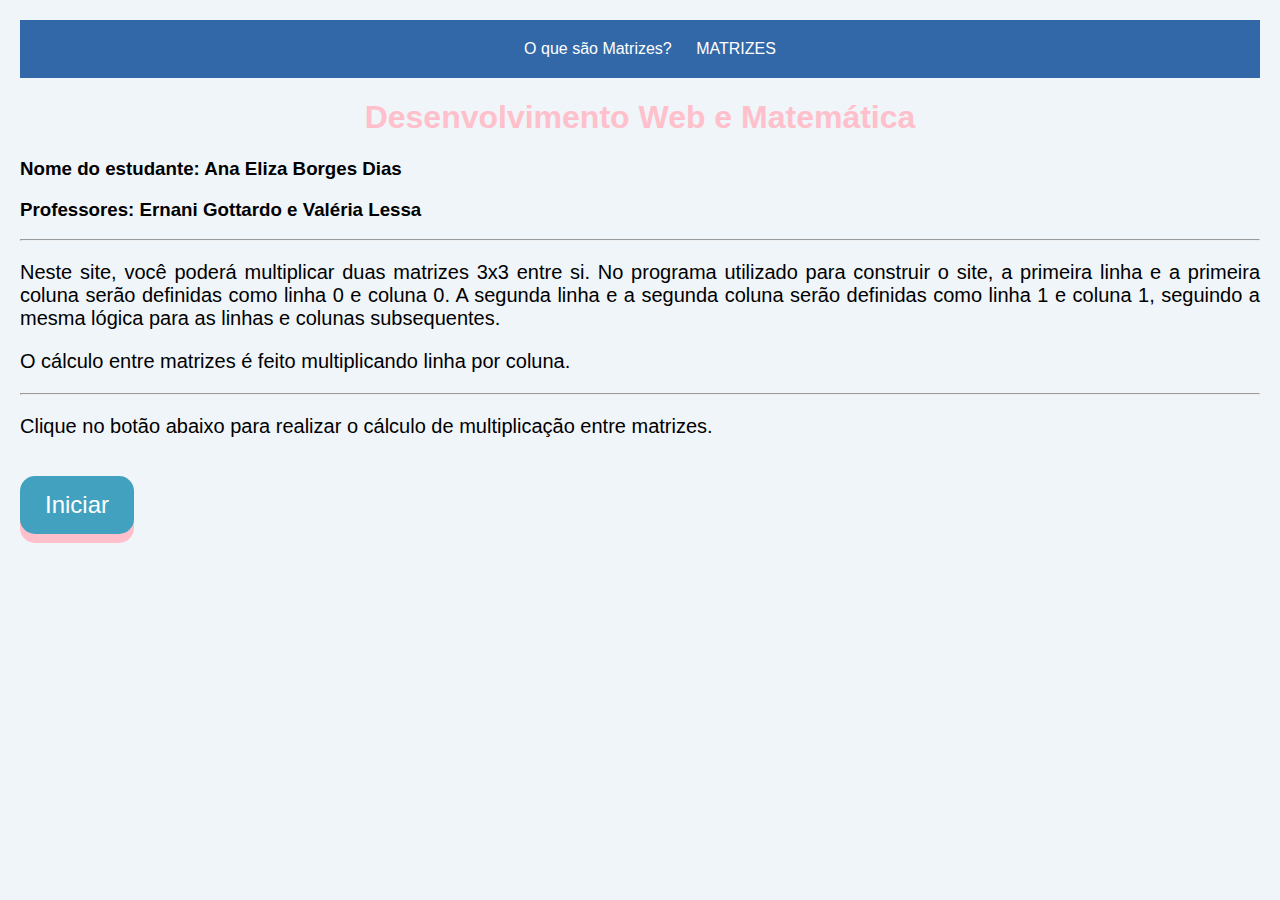
<file: index.html>
<!DOCTYPE html>

<html>

<head>

    <link rel="stylesheet" type="text/css" href="style.css">
    <meta charset="utf8">
    <title> Trabalho de matemática - Matrizes - Ana Eliza Borges Dias </title>

    <header>
        <nav>
            <ul>
                <center>
                <li><a href="fmatrizes.html">O que são Matrizes?</a></li>
                <li><a href="matriz.html"> MATRIZES </a></li>
                </center>
            </ul>
        </nav>
    </header>
</head>



<body>

    <h1 id="inicio"> Desenvolvimento Web e Matemática </h1>
    <h3> Nome do estudante: Ana Eliza Borges Dias </h3>
    <h3> Professores: Ernani Gottardo e Valéria Lessa </h3>
    <hr />

    <p class="intro"> Neste site, você poderá multiplicar duas matrizes 3x3 entre si. No programa utilizado para
        construir o site, a primeira linha e a primeira coluna serão definidas como linha 0 e coluna 0. A segunda linha
        e a segunda coluna serão definidas como linha 1 e coluna 1, seguindo a mesma lógica para as linhas e colunas
        subsequentes. </p>

    <p class="intro"> O cálculo entre matrizes é feito multiplicando linha por coluna. </p>

    <hr />

    <p class="intro"> Clique no botão abaixo para realizar o cálculo de multiplicação entre matrizes. </p>

    <br>

    <a href="matriz.html"><button class="botao"> Iniciar </button></a>



</body>


</html>
</file>
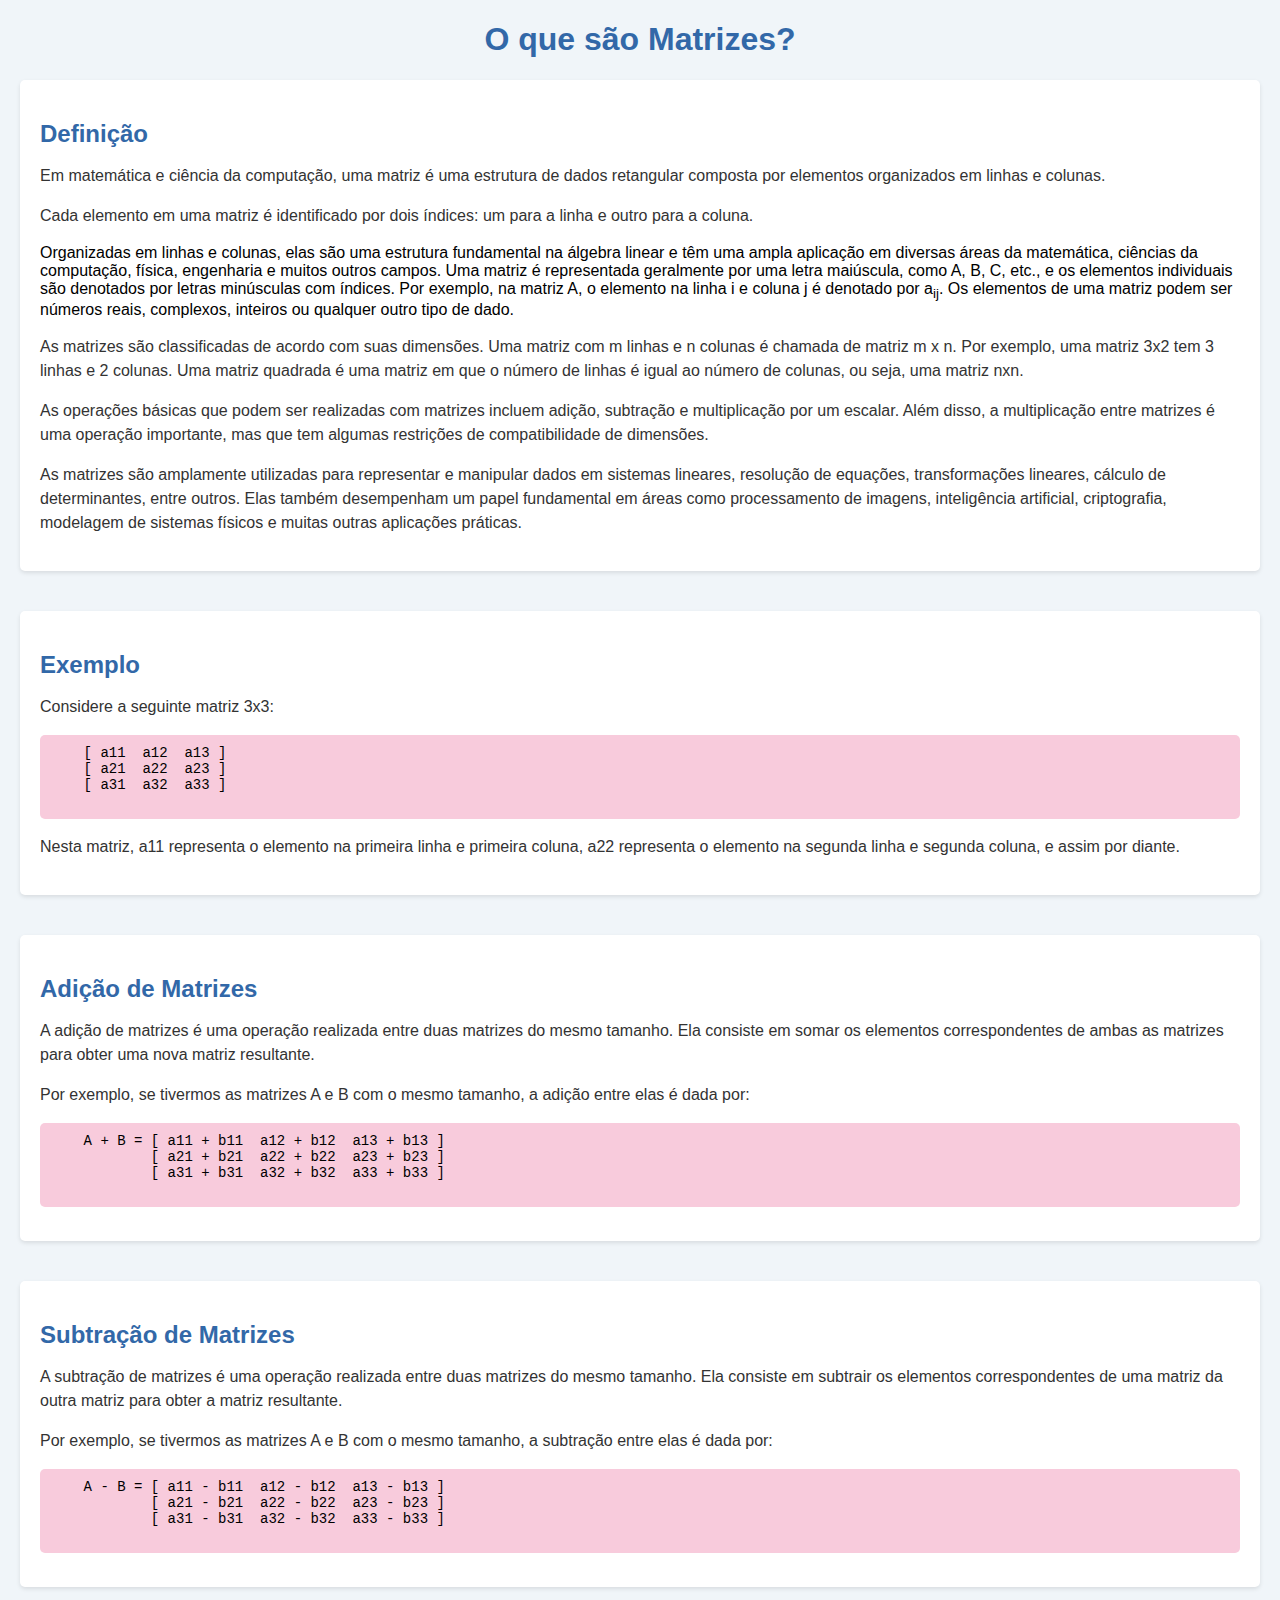
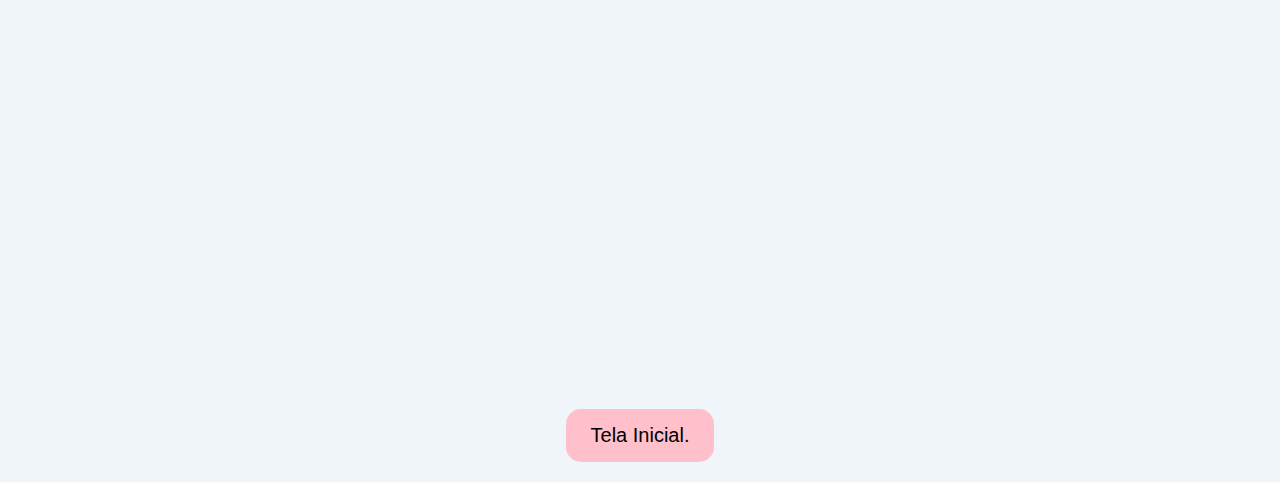
<file: fmatrizes.html>
<!DOCTYPE html>
<html>

<head>
    <meta charset="UTF-8">
    <title>Operações com Matrizes</title>
    <link rel="stylesheet" type="text/css" href="css/style.css">

</head>

<body>


    <h1>O que são Matrizes?</h1>

    <div class="section">
        <h2>Definição</h2>
        <p>Em matemática e ciência da computação, uma matriz é uma estrutura de dados retangular composta por elementos
            organizados em linhas e colunas.</p>
        <p>Cada elemento em uma matriz é identificado por dois índices: um para a linha e outro para a coluna.</p>
        Organizadas em linhas e colunas, elas são uma estrutura
        fundamental na álgebra linear e têm uma ampla aplicação em diversas áreas da matemática, ciências da computação,
        física, engenharia e muitos outros campos.

        Uma matriz é representada geralmente por uma letra maiúscula, como A, B, C, etc., e os elementos individuais são
        denotados por letras minúsculas com índices. Por exemplo, na matriz A, o elemento na linha i e coluna j é
        denotado por a<sub>ij</sub>. Os elementos de uma matriz podem ser números reais, complexos, inteiros ou qualquer
        outro tipo de dado.

        <p>As matrizes são classificadas de acordo com suas dimensões. Uma matriz com m linhas e n colunas é chamada de
            matriz m x n. Por exemplo, uma matriz 3x2 tem 3 linhas e 2 colunas. Uma matriz quadrada é uma matriz em que
            o
            número de linhas é igual ao número de colunas, ou seja, uma matriz nxn. </p>

        <p>As operações básicas que podem ser realizadas com matrizes incluem adição, subtração e multiplicação por um
            escalar. Além disso, a multiplicação entre matrizes é uma operação importante, mas que tem algumas
            restrições de
            compatibilidade de dimensões.
        </p>
        <p>
            As matrizes são amplamente utilizadas para representar e manipular dados em sistemas lineares, resolução de
            equações, transformações lineares, cálculo de determinantes, entre outros. Elas também desempenham um papel
            fundamental em áreas como processamento de imagens, inteligência artificial, criptografia, modelagem de
            sistemas
            físicos e muitas outras aplicações práticas.
        </p>
    </div>

    <div class="section">
        <h2>Exemplo</h2>
        <p>Considere a seguinte matriz 3x3:</p>
        <pre>
    [ a11  a12  a13 ]
    [ a21  a22  a23 ]
    [ a31  a32  a33 ]
  </pre>
        <p>Nesta matriz, a11 representa o elemento na primeira linha e primeira coluna, a22 representa o elemento na
            segunda
            linha e segunda coluna, e assim por diante.</p>
    </div>

    <div class="section">
        <h2>Adição de Matrizes</h2>
        <p>A adição de matrizes é uma operação realizada entre duas matrizes do mesmo tamanho. Ela consiste em somar os
            elementos correspondentes de ambas as matrizes para obter uma nova matriz resultante.</p>
        <p>Por exemplo, se tivermos as matrizes A e B com o mesmo tamanho, a adição entre elas é dada por:</p>
        <pre>
    A + B = [ a11 + b11  a12 + b12  a13 + b13 ]
            [ a21 + b21  a22 + b22  a23 + b23 ]
            [ a31 + b31  a32 + b32  a33 + b33 ]
  </pre>
    </div>

    <div class="section">
        <h2>Subtração de Matrizes</h2>
        <p>A subtração de matrizes é uma operação realizada entre duas matrizes do mesmo tamanho. Ela consiste em
            subtrair
            os elementos correspondentes de uma matriz da outra matriz para obter a matriz resultante.</p>
        <p>Por exemplo, se tivermos as matrizes A e B com o mesmo tamanho, a subtração entre elas é dada por:</p>
        <pre>
    A - B = [ a11 - b11  a12 - b12  a13 - b13 ]
            [ a21 - b21  a22 - b22  a23 - b23 ]
            [ a31 - b31  a32 - b32  a33 - b33 ]
  </pre>
    </div>



    <table>
        <tr>
            <td>
                <div class="video-container">
                    <iframe width="370" height="300" src="https://www.youtube.com/embed/tltAjKa_TVU"
                        title="YouTube video player" frameborder="0"
                        allow="accelerometer; autoplay; clipboard-write; encrypted-media; gyroscope; picture-in-picture; web-share"
                        allowfullscreen></iframe>
                </div>
            </td>
            <br>
            <td>
                <div class="video-container">
                    <iframe width="370" height="300" src="https://www.youtube.com/embed/pdD2tPaTD8g"
                        title="YouTube video player" frameborder="0"
                        allow="accelerometer; autoplay; clipboard-write; encrypted-media; gyroscope; picture-in-picture; web-share"
                        allowfullscreen></iframe>
                </div>
            </td>
            <br>
            <td>
                <div class="video-container">
                    <iframe width="370" height="300" src="https://www.youtube.com/embed/Fa_vs3jPa0Q"
                        title="YouTube video player" frameborder="0"
                        allow="accelerometer; autoplay; clipboard-write; encrypted-media; gyroscope; picture-in-picture; web-share"
                        allowfullscreen></iframe>
                </div>
            </td>
            <br>
            <td>
                <div class="video-container">
                    <iframe width="370" height="300" src="https://www.youtube.com/embed/jw6S24nebKE"
                        title="YouTube video player" frameborder="0"
                        allow="accelerometer; autoplay; clipboard-write; encrypted-media; gyroscope; picture-in-picture; web-share"
                        allowfullscreen></iframe>
            </td>
        </tr>
    </table>
    <center>
        <a href="index.html"><button class="botao2"> Tela Inicial. </button></a>
    </center>


</body>

</html>
</file>
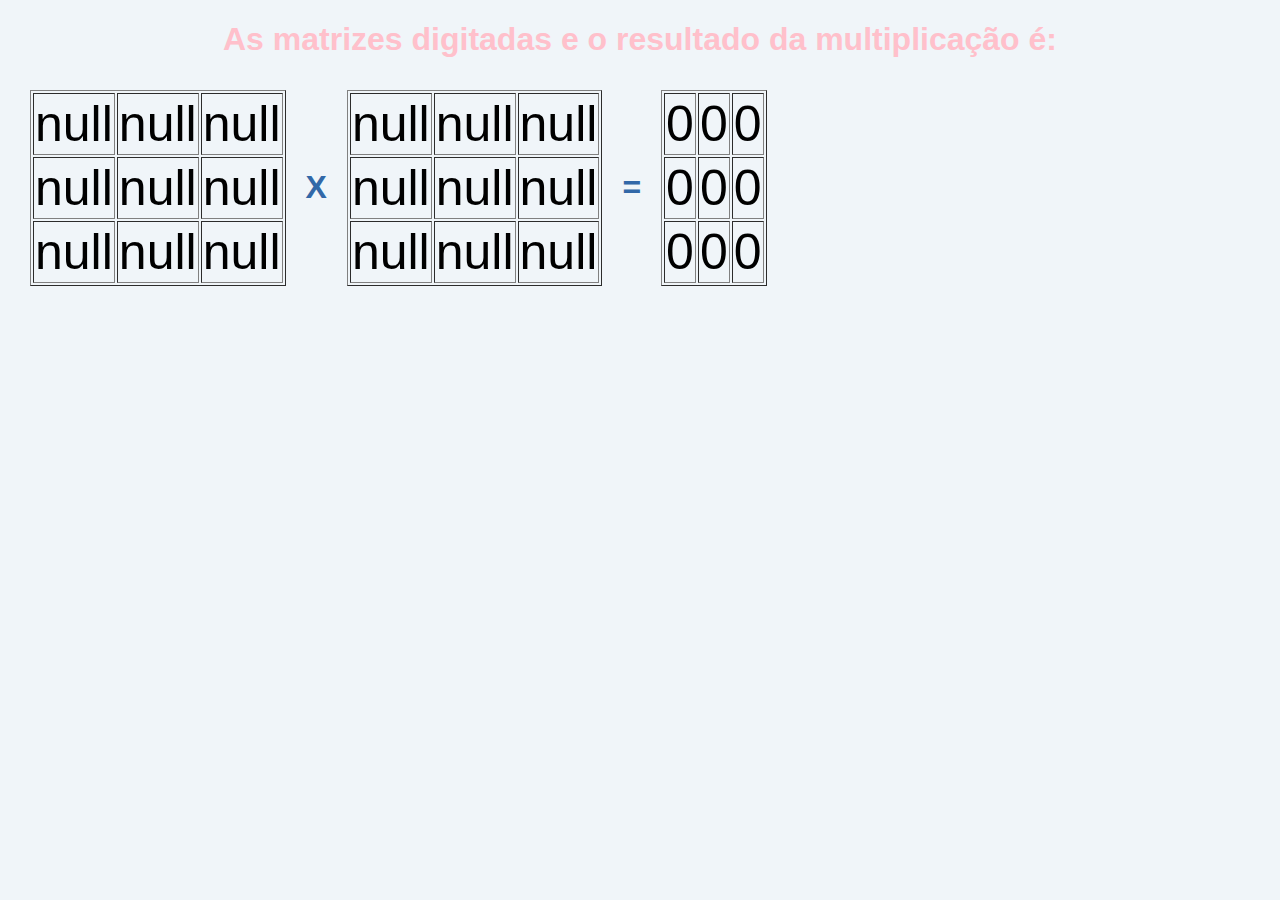
<file: matriz.html>
<!DOCTYPE html>

<html>

<head>

    <link rel="stylesheet" type="text/css" href="css/style.css">
    <meta charset="utf8">
    <title> Trabalho de matemática - Matrizes - Ana Eliza Borges Dias </title>

</head>



<body>

    <script type="text/javascript" src="js/trabalho.js"></script>

 </body>
 </html>
</file>
<file: style.css>
header {
    background-color: #3268a8;
    padding: 20px;
    color: #fff;
  }
  
  nav ul {
    list-style: none;
    margin: 0;
    padding: 0;
    text-align: right;
  }
  
  nav ul li {
    display: inline-block;
    margin-left: 20px;
  }
  
  nav ul li a {
    color: #fff;
    text-decoration: none;
  }
  
  nav ul li a:hover {
    text-decoration: underline;
  }
  
body {
    font-family: Arial, sans-serif;
    margin: 20px;
    background-color: #f0f5f9;
  }
  
  h1 {
    text-align: center;
    color: #3268a8;
  }
  
  .section {
    margin-bottom: 40px;
    background-color: #fff;
    padding: 20px;
    border-radius: 5px;
    box-shadow: 0 2px 4px rgba(0, 0, 0, 0.1);
  }
  
  .section h2 {
    margin-bottom: 10px;
    color: #3268a8;
  }
  
  .section p {
    font-size: 16px;
    line-height: 1.5;
    color: #333;
  }
  
  pre {
    font-family: monospace;
    font-size: 14px;
    background-color: #f8cbdc;
    padding: 10px;
    border-radius: 5px;
  }
  .video-container {
    width: 300px;
    height: 300px;
    margin: 10px;
    display: inline-block;
  }
  
#inicio { color: pink; 
          text-align: center; }


.quebrar { display: inline-block;
           margin: 10px;
           vertical-align: middle; }

.intro { color: black;
         font-size: 20px;
         font-family: 'Yanone Kaffeesatz', sans-serif; 
        text-align: justify }


.botao { display: inline-block;
         padding: 15px 25px;
         font-size: 24px;
         cursor: pointer;
         text-align: center;	
         text-decoration: none;
         outline: none;
         color: #fff;
         background-color: #41a1be;
         border: none;
         border-radius: 15px;
         box-shadow: 0 9px pink; }

.botao2 {  display: inline-block;
        padding: 15px 25px;
        font-size: 20px;
        cursor: pointer;
        text-align: center;	
        text-decoration: none;
        outline: none;
        color:  black;
        background-color: pink;
        border: none;
        border-radius: 15px;
        
}

#result { color: pink;
          size: 40px;}


table { font-size: 50px; }
</file>
<file: css/style.css>
header {
    background-color: #3268a8;
    padding: 20px;
    color: #fff;
  }
  
  nav ul {
    list-style: none;
    margin: 0;
    padding: 0;
    text-align: right;
  }
  
  nav ul li {
    display: inline-block;
    margin-left: 20px;
  }
  
  nav ul li a {
    color: #fff;
    text-decoration: none;
  }
  
  nav ul li a:hover {
    text-decoration: underline;
  }
  
body {
    font-family: Arial, sans-serif;
    margin: 20px;
    background-color: #f0f5f9;
  }
  
  h1 {
    text-align: center;
    color: #3268a8;
  }
  
  .section {
    margin-bottom: 40px;
    background-color: #fff;
    padding: 20px;
    border-radius: 5px;
    box-shadow: 0 2px 4px rgba(0, 0, 0, 0.1);
  }
  
  .section h2 {
    margin-bottom: 10px;
    color: #3268a8;
  }
  
  .section p {
    font-size: 16px;
    line-height: 1.5;
    color: #333;
  }
  
  pre {
    font-family: monospace;
    font-size: 14px;
    background-color: #f8cbdc;
    padding: 10px;
    border-radius: 5px;
  }
  .video-container {
    width: 300px;
    height: 300px;
    margin: 10px;
    display: inline-block;
  }
  
#inicio { color: pink; 
          text-align: center; }


.quebrar { display: inline-block;
           margin: 10px;
           vertical-align: middle; }

.intro { color: black;
         font-size: 20px;
         font-family: 'Yanone Kaffeesatz', sans-serif; 
        text-align: justify }


.botao { display: inline-block;
         padding: 15px 25px;
         font-size: 24px;
         cursor: pointer;
         text-align: center;	
         text-decoration: none;
         outline: none;
         color: #fff;
         background-color: #41a1be;
         border: none;
         border-radius: 15px;
         box-shadow: 0 9px pink; }

.botao2 {  display: inline-block;
        padding: 15px 25px;
        font-size: 20px;
        cursor: pointer;
        text-align: center;	
        text-decoration: none;
        outline: none;
        color:  black;
        background-color: pink;
        border: none;
        border-radius: 15px;
        
}

#result { color: pink;
          size: 40px;}


table { font-size: 50px; }
</file>
